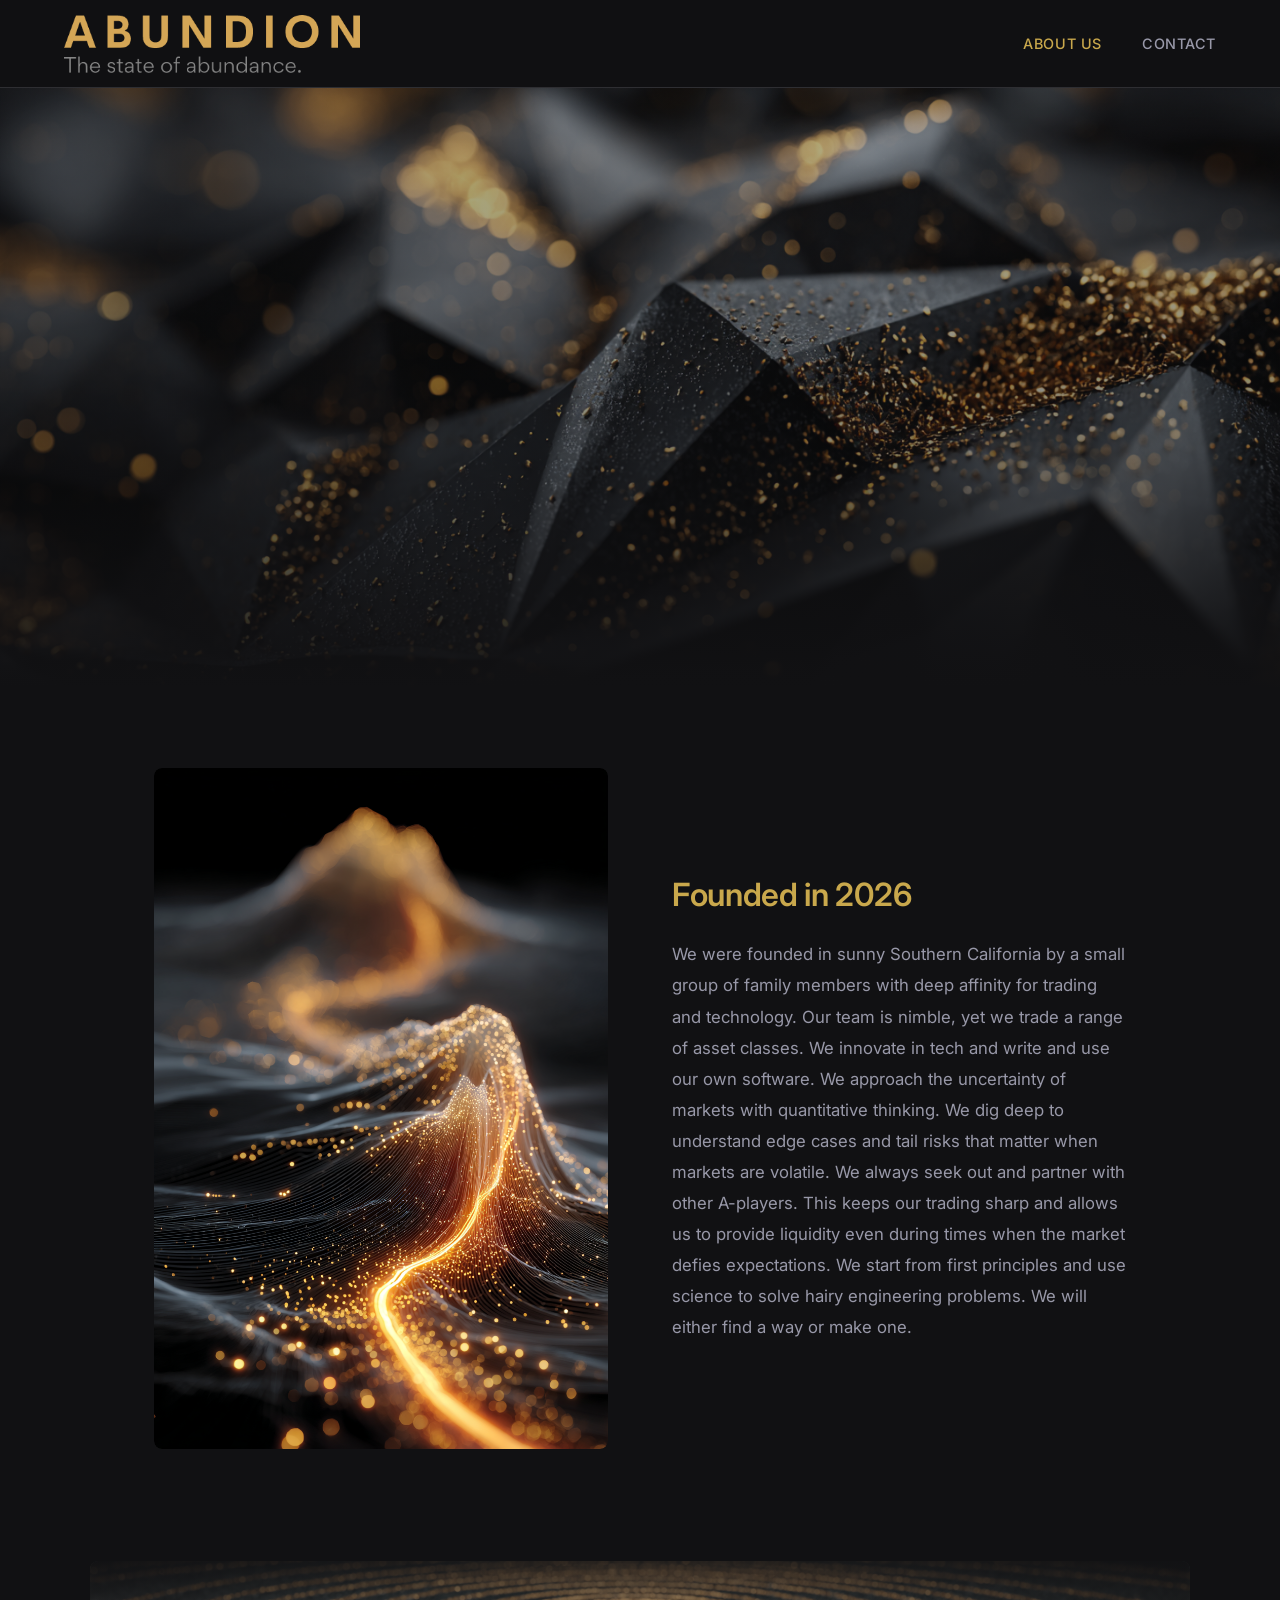
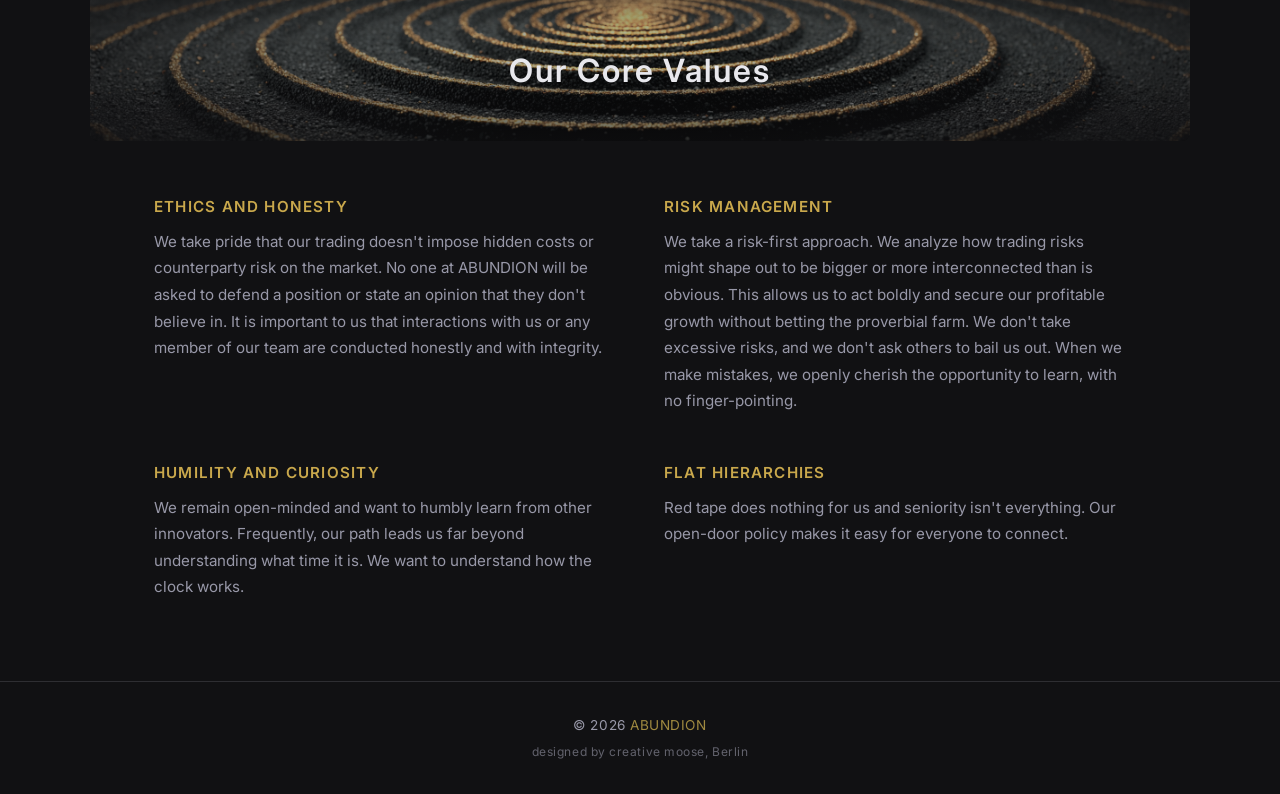
<file: index.html>
<!DOCTYPE html>
<html lang="en">
<head>
    <meta charset="UTF-8">
    <meta name="viewport" content="width=device-width, initial-scale=1.0">
    <title>ABUNDION &mdash; The state of abundance.</title>
    <link rel="preconnect" href="https://fonts.googleapis.com">
    <link rel="preconnect" href="https://fonts.gstatic.com" crossorigin>
    <link href="https://fonts.googleapis.com/css2?family=Inter:wght@300;400;500;600;700&display=swap" rel="stylesheet">
    <link rel="icon" type="image/x-icon" href="favicon.ico">
    <link rel="icon" type="image/png" sizes="32x32" href="favicon-32x32.png">
    <link rel="apple-touch-icon" sizes="180x180" href="apple-touch-icon.png">
    <link rel="stylesheet" href="css/style.css">
</head>
<body>

    <!-- Navigation -->
    <nav>
        <a href="index.html" class="nav-logo">
            <img src="Artwork/Logo_dark.png" alt="ABUNDION">
        </a>
        <button class="nav-hamburger" aria-label="Toggle menu">
            <span></span>
            <span></span>
            <span></span>
        </button>
        <ul class="nav-links">
            <li><a href="index.html" class="active">About Us</a></li>
            <li><a href="contact.html">Contact</a></li>
        </ul>
    </nav>

    <main>
        <!-- Hero -->
        <section class="hero">
            <img class="hero-bg" src="Artwork/hero-image-about-us.png" alt="">
            <div class="hero-overlay"></div>
        </section>

        <!-- Founded -->
        <section class="section">
            <div class="founded fade-in">
                <div class="founded-image">
                    <img src="Artwork/founded-in-2026-c.png" alt="Data streams visualized as golden light">
                </div>
                <div class="founded-text">
                    <h2>Founded in 2026</h2>
                    <p>
                        We were founded in sunny Southern California by a small group of family members with
                        deep affinity for trading and technology. Our team is nimble, yet we trade a range of asset
                        classes. We innovate in tech and write and use our own software. We approach the
                        uncertainty of markets with quantitative thinking. We dig deep to understand edge cases
                        and tail risks that matter when markets are volatile. We always seek out and partner with
                        other A-players. This keeps our trading sharp and allows us to provide liquidity even during
                        times when the market defies expectations. We start from first principles and use science
                        to solve hairy engineering problems. We will either find a way or make one.
                    </p>
                </div>
            </div>
        </section>

        <!-- Core Values Banner -->
        <section class="values-banner fade-in">
            <img class="values-banner-bg" src="Artwork/core-values-i.png" alt="">
            <div class="values-banner-overlay"></div>
            <h2 class="values-banner-title">Our Core Values</h2>
        </section>

        <!-- Core Values -->
        <section class="section section-values">
            <div class="values-list">
                <div class="value-item fade-in">
                    <h3>Ethics and Honesty</h3>
                    <p>
                        We take pride that our trading doesn't impose hidden costs or
                        counterparty risk on the market. No one at ABUNDION will be asked to defend a position or
                        state an opinion that they don't believe in. It is important to us that interactions with us or
                        any member of our team are conducted honestly and with integrity.
                    </p>
                </div>
                <div class="value-item fade-in">
                    <h3>Risk Management</h3>
                    <p>
                        We take a risk-first approach. We analyze how trading risks might
                        shape out to be bigger or more interconnected than is obvious. This allows us to act boldly
                        and secure our profitable growth without betting the proverbial farm. We don't take
                        excessive risks, and we don't ask others to bail us out. When we make mistakes, we openly
                        cherish the opportunity to learn, with no finger-pointing.
                    </p>
                </div>
                <div class="value-item fade-in">
                    <h3>Humility and Curiosity</h3>
                    <p>
                        We remain open-minded and want to humbly learn from
                        other innovators. Frequently, our path leads us far beyond understanding what time it is.
                        We want to understand how the clock works.
                    </p>
                </div>
                <div class="value-item fade-in">
                    <h3>Flat Hierarchies</h3>
                    <p>
                        Red tape does nothing for us and seniority isn't everything. Our
                        open-door policy makes it easy for everyone to connect.
                    </p>
                </div>
            </div>
        </section>
    </main>

    <!-- Footer -->
    <footer>
        <p>&copy; 2026 <span>ABUNDION</span></p>
        <p class="footer-credit">designed by creative moose, Berlin</p>
    </footer>

    <script src="js/main.js"></script>
</body>
</html>
</file>
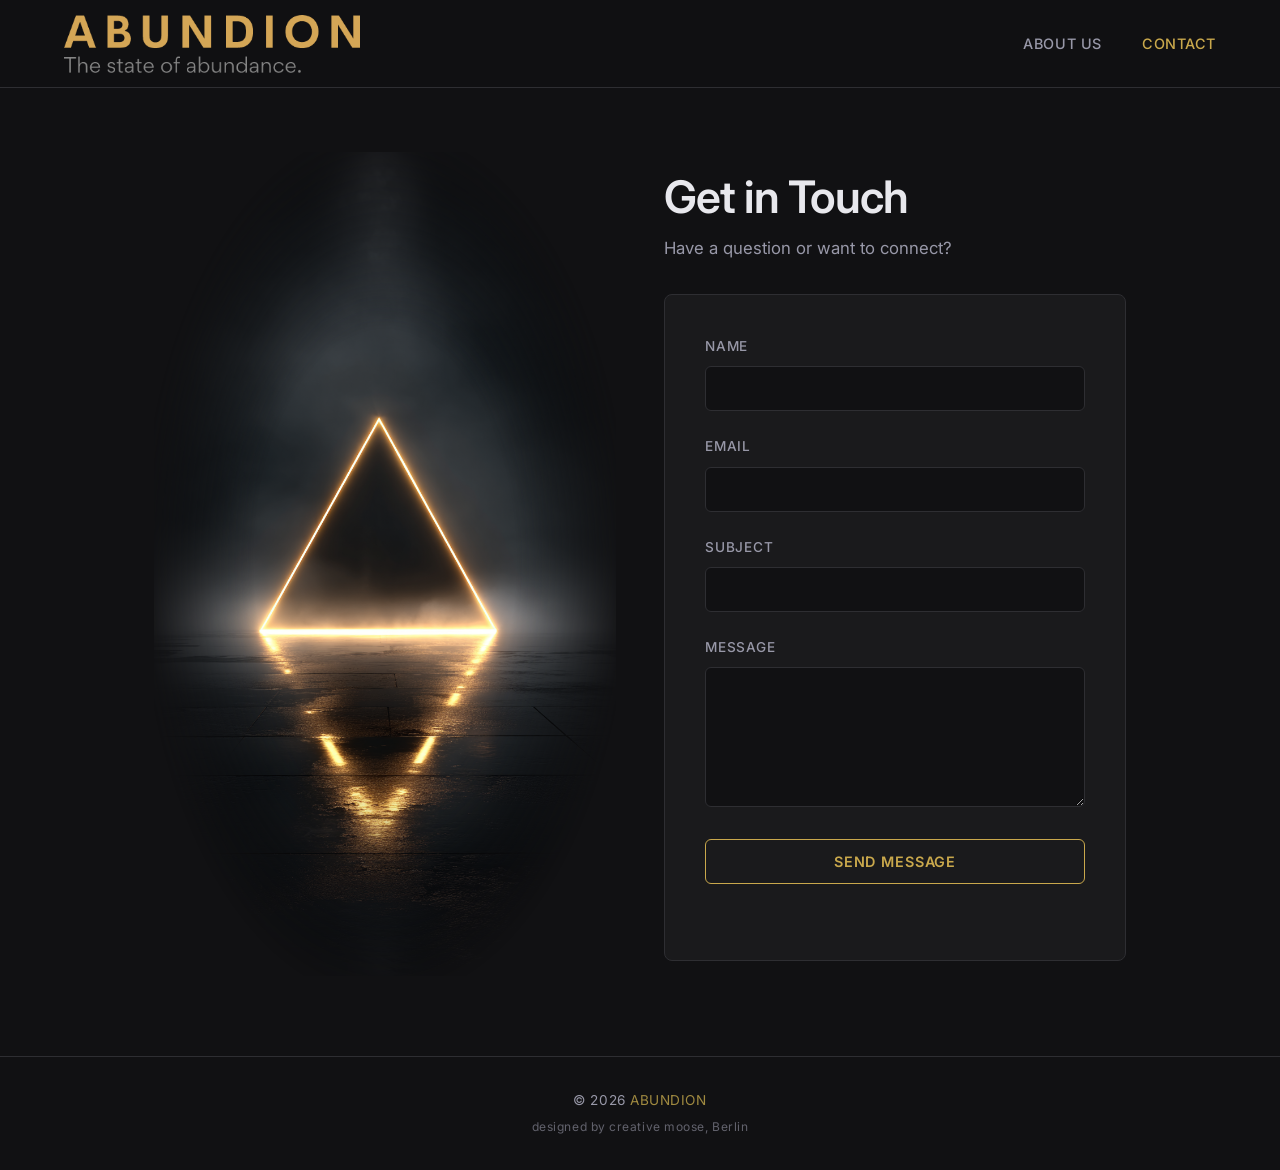
<file: contact.html>
<!DOCTYPE html>
<html lang="en">
<head>
    <meta charset="UTF-8">
    <meta name="viewport" content="width=device-width, initial-scale=1.0">
    <title>Contact &mdash; ABUNDION</title>
    <link rel="preconnect" href="https://fonts.googleapis.com">
    <link rel="preconnect" href="https://fonts.gstatic.com" crossorigin>
    <link href="https://fonts.googleapis.com/css2?family=Inter:wght@300;400;500;600;700&display=swap" rel="stylesheet">
    <link rel="icon" type="image/x-icon" href="favicon.ico">
    <link rel="icon" type="image/png" sizes="32x32" href="favicon-32x32.png">
    <link rel="apple-touch-icon" sizes="180x180" href="apple-touch-icon.png">
    <link rel="stylesheet" href="css/style.css">
</head>
<body>

    <!-- Navigation -->
    <nav>
        <a href="index.html" class="nav-logo">
            <img src="Artwork/Logo_dark.png" alt="ABUNDION">
        </a>
        <button class="nav-hamburger" aria-label="Toggle menu">
            <span></span>
            <span></span>
            <span></span>
        </button>
        <ul class="nav-links">
            <li><a href="index.html">About Us</a></li>
            <li><a href="contact.html" class="active">Contact</a></li>
        </ul>
    </nav>

    <main>
        <section class="contact-layout">
            <div class="contact-image">
                <img src="Artwork/contact.png" alt="">
            </div>
            <div class="contact-content">
                <div class="contact-header">
                    <h1>Get in Touch</h1>
                    <p>Have a question or want to connect?</p>
                </div>
                <form id="contact-form" class="contact-form" action="https://formspree.io/f/xkoqrzvw" method="POST">
                    <div class="form-group">
                        <label for="name">Name</label>
                        <input type="text" id="name" name="name" required>
                    </div>
                    <div class="form-group">
                        <label for="email">Email</label>
                        <input type="email" id="email" name="email" required>
                    </div>
                    <div class="form-group">
                        <label for="subject">Subject</label>
                        <input type="text" id="subject" name="subject" required>
                    </div>
                    <div class="form-group">
                        <label for="message">Message</label>
                        <textarea id="message" name="message" required></textarea>
                    </div>
                    <button type="submit" class="form-submit">Send Message</button>
                    <div id="form-status" class="form-status"></div>
                </form>
            </div>
        </section>
    </main>

    <!-- Footer -->
    <footer>
        <p>&copy; 2026 <span>ABUNDION</span></p>
        <p class="footer-credit">designed by creative moose, Berlin</p>
    </footer>

    <script src="js/main.js"></script>
</body>
</html>
</file>
<file: css/style.css>
/* ============================================
   ABUNDION — Website Styles
   ============================================ */

/* --- Reset & Base --- */
*, *::before, *::after {
    margin: 0;
    padding: 0;
    box-sizing: border-box;
}

:root {
    --bg-primary: #111113;
    --bg-secondary: #1a1a1c;
    --bg-card: #222224;
    --border: #2e2e32;
    --text-primary: #e8e8ed;
    --text-secondary: #9898a8;
    --gold: #c9a84c;
    --gold-light: #d9bc6a;
    --gold-dim: #a08a40;
    --nav-height: 88px;
}

html {
    scroll-behavior: smooth;
}

body {
    font-family: 'Inter', -apple-system, BlinkMacSystemFont, sans-serif;
    background-color: var(--bg-primary);
    color: var(--text-primary);
    line-height: 1.7;
    font-size: 16px;
    -webkit-font-smoothing: antialiased;
}

img {
    max-width: 100%;
    height: auto;
    display: block;
}

a {
    color: var(--gold);
    text-decoration: none;
    transition: color 0.2s ease;
}

a:hover {
    color: var(--gold-light);
}

/* --- Typography --- */
h1, h2, h3 {
    font-weight: 600;
    line-height: 1.3;
}

h1 {
    font-size: 2.8rem;
    letter-spacing: -0.02em;
}

h2 {
    font-size: 2rem;
    letter-spacing: -0.01em;
}

h3 {
    font-size: 1.15rem;
    text-transform: uppercase;
    letter-spacing: 0.08em;
    color: var(--gold);
}

/* --- Navigation --- */
nav {
    position: fixed;
    top: 0;
    left: 0;
    right: 0;
    height: var(--nav-height);
    background: rgba(17, 17, 19, 0.92);
    backdrop-filter: blur(12px);
    -webkit-backdrop-filter: blur(12px);
    border-bottom: 1px solid var(--border);
    z-index: 1000;
    display: flex;
    align-items: center;
    justify-content: space-between;
    padding: 0 clamp(1.5rem, 5vw, 4rem);
}

.nav-logo {
    display: flex;
    align-items: center;
}

.nav-logo img {
    height: 58px;
    width: auto;
}

.nav-links {
    display: flex;
    align-items: center;
    gap: 2.5rem;
    list-style: none;
}

.nav-links a {
    color: var(--text-secondary);
    font-size: 0.9rem;
    font-weight: 500;
    letter-spacing: 0.04em;
    text-transform: uppercase;
    transition: color 0.2s ease;
}

.nav-links a:hover,
.nav-links a.active {
    color: var(--gold);
}

.nav-hamburger {
    display: none;
    flex-direction: column;
    gap: 5px;
    cursor: pointer;
    padding: 4px;
    background: none;
    border: none;
}

.nav-hamburger span {
    display: block;
    width: 24px;
    height: 2px;
    background: var(--text-primary);
    border-radius: 2px;
    transition: transform 0.3s ease, opacity 0.3s ease;
}

.nav-hamburger.open span:nth-child(1) {
    transform: translateY(7px) rotate(45deg);
}

.nav-hamburger.open span:nth-child(2) {
    opacity: 0;
}

.nav-hamburger.open span:nth-child(3) {
    transform: translateY(-7px) rotate(-45deg);
}

/* --- Hero Section --- */
.hero {
    position: relative;
    width: 100%;
    height: 70vh;
    min-height: 400px;
    max-height: 600px;
    margin-top: var(--nav-height);
    overflow: hidden;
    display: flex;
    align-items: center;
    justify-content: center;
}

.hero-bg {
    position: absolute;
    inset: 0;
    width: 100%;
    height: 100%;
    object-fit: cover;
}

.hero-overlay {
    position: absolute;
    inset: 0;
    background: linear-gradient(
        to bottom,
        rgba(17, 17, 19, 0.3) 0%,
        rgba(17, 17, 19, 0.5) 60%,
        rgba(17, 17, 19, 1) 100%
    );
}

.hero-content {
    position: relative;
    z-index: 1;
    text-align: center;
    padding: 0 2rem;
}

.hero-content h1 {
    font-size: clamp(2.2rem, 5vw, 3.5rem);
    margin-bottom: 0.5rem;
}

.hero-content p {
    font-size: 1.2rem;
    color: var(--text-secondary);
    font-weight: 300;
    letter-spacing: 0.06em;
}

/* --- Content Sections --- */
.section {
    padding: 5rem clamp(1.5rem, 5vw, 4rem);
    max-width: 1100px;
    margin: 0 auto;
}

/* --- Founded Section --- */
.founded {
    display: grid;
    grid-template-columns: 1fr 1fr;
    gap: 4rem;
    align-items: center;
}

.founded-image {
    border-radius: 8px;
    overflow: hidden;
}

.founded-image img {
    width: 100%;
    height: 100%;
    object-fit: cover;
    border-radius: 8px;
}

.founded-text h2 {
    margin-bottom: 1.5rem;
    color: var(--gold);
}

.founded-text p {
    color: var(--text-secondary);
    font-size: 1.05rem;
    line-height: 1.85;
}

/* --- Image Divider --- */
.image-divider {
    width: 100%;
    max-width: 1100px;
    margin: 2rem auto;
    padding: 0 clamp(1.5rem, 5vw, 4rem);
}

.image-divider img {
    width: 100%;
    border-radius: 8px;
    max-height: 360px;
    object-fit: cover;
}

/* --- Core Values Banner --- */
.values-banner {
    position: relative;
    max-width: 1100px;
    margin: 2rem auto 0;
    padding: 0 clamp(1.5rem, 5vw, 4rem);
    height: 180px;
    overflow: hidden;
    display: flex;
    align-items: center;
    justify-content: center;
    border-radius: 8px;
}

.values-banner-bg {
    position: absolute;
    inset: 0;
    width: 100%;
    height: 100%;
    object-fit: cover;
    border-radius: 8px;
}

.values-banner-overlay {
    position: absolute;
    inset: 0;
    background: radial-gradient(
        ellipse at center,
        rgba(17, 17, 19, 0.25) 0%,
        rgba(17, 17, 19, 0.55) 55%,
        rgba(17, 17, 19, 0.95) 100%
    );
}

.values-banner-title {
    position: relative;
    z-index: 1;
    font-size: 2rem;
    letter-spacing: 0.06em;
    color: var(--text-primary);
    margin-top: 2.5rem;
}

/* --- Values List (no boxes) --- */
.section-values {
    padding-top: 2rem;
}

.values-list {
    display: grid;
    grid-template-columns: 1fr 1fr;
    gap: 3rem;
    margin-top: 1.5rem;
}

.value-item h3 {
    margin-bottom: 0.75rem;
    font-size: 0.95rem;
}

.value-item p {
    color: var(--text-secondary);
    font-size: 0.95rem;
    line-height: 1.75;
}

/* --- Core Values Section (boxed) --- */
.values-grid {
    display: grid;
    grid-template-columns: 1fr 1fr;
    gap: 2.5rem;
    margin-top: 3rem;
}

.value-card {
    background: var(--bg-secondary);
    border: 1px solid var(--border);
    border-radius: 8px;
    padding: 2rem;
    transition: border-color 0.3s ease, transform 0.3s ease;
}

.value-card:hover {
    border-color: var(--gold-dim);
    transform: translateY(-2px);
}

.value-card h3 {
    margin-bottom: 0.75rem;
    font-size: 0.95rem;
}

.value-card p {
    color: var(--text-secondary);
    font-size: 0.95rem;
    line-height: 1.75;
}

/* --- Contact Page --- */
.contact-layout {
    margin-top: var(--nav-height);
    display: grid;
    grid-template-columns: 1fr 1fr;
    max-width: 1100px;
    margin-left: auto;
    margin-right: auto;
    padding: 4rem clamp(1.5rem, 5vw, 4rem) 5rem;
    gap: 3rem;
    align-items: center;
    min-height: calc(100vh - var(--nav-height) - 80px);
}

.contact-image {
    position: relative;
}

.contact-image img {
    width: 100%;
    border-radius: 8px;
    mask-image: radial-gradient(ellipse at center, rgba(0,0,0,1) 40%, rgba(0,0,0,0) 75%);
    -webkit-mask-image: radial-gradient(ellipse at center, rgba(0,0,0,1) 40%, rgba(0,0,0,0) 75%);
}

.contact-content {
    max-width: 500px;
}

.contact-header {
    margin-bottom: 2rem;
}

.contact-header h1 {
    font-size: clamp(2rem, 4vw, 2.8rem);
    margin-bottom: 0.5rem;
}

.contact-header p {
    color: var(--text-secondary);
    font-size: 1.05rem;
}

.contact-form {
    background: var(--bg-secondary);
    border: 1px solid var(--border);
    border-radius: 8px;
    padding: 2.5rem;
}

.form-group {
    margin-bottom: 1.5rem;
}

.form-group label {
    display: block;
    font-size: 0.85rem;
    font-weight: 500;
    text-transform: uppercase;
    letter-spacing: 0.06em;
    color: var(--text-secondary);
    margin-bottom: 0.5rem;
}

.form-group input,
.form-group textarea {
    width: 100%;
    padding: 0.75rem 1rem;
    background: var(--bg-primary);
    border: 1px solid var(--border);
    border-radius: 6px;
    color: var(--text-primary);
    font-family: inherit;
    font-size: 0.95rem;
    transition: border-color 0.2s ease;
    outline: none;
}

.form-group input:focus,
.form-group textarea:focus {
    border-color: var(--gold);
}

.form-group textarea {
    resize: vertical;
    min-height: 140px;
}

.form-submit {
    display: inline-block;
    padding: 0.8rem 2.5rem;
    background: transparent;
    color: var(--gold);
    font-family: inherit;
    font-size: 0.9rem;
    font-weight: 600;
    text-transform: uppercase;
    letter-spacing: 0.06em;
    border: 1px solid var(--gold);
    border-radius: 6px;
    cursor: pointer;
    transition: background 0.2s ease, color 0.2s ease, transform 0.1s ease;
    width: 100%;
}

.form-submit:hover {
    background: var(--gold);
    color: var(--bg-primary);
}

.form-submit:active {
    transform: scale(0.98);
}

.form-status {
    text-align: center;
    margin-top: 1rem;
    font-size: 0.9rem;
    min-height: 1.4em;
}

.form-status.success {
    color: #6fcf97;
}

.form-status.error {
    color: #eb5757;
}

/* --- Footer --- */
footer {
    border-top: 1px solid var(--border);
    padding: 2rem clamp(1.5rem, 5vw, 4rem);
    text-align: center;
    color: var(--text-secondary);
    font-size: 0.85rem;
    letter-spacing: 0.04em;
}

footer span {
    color: var(--gold-dim);
}

.footer-credit {
    margin-top: 0.3rem;
    font-size: 0.75rem;
    color: var(--text-secondary);
    opacity: 0.6;
}

/* --- Fade-in Animation --- */
.fade-in {
    opacity: 0;
    transform: translateY(24px);
    transition: opacity 0.7s ease, transform 0.7s ease;
}

.fade-in.visible {
    opacity: 1;
    transform: translateY(0);
}

/* --- Responsive --- */
@media (max-width: 768px) {
    .nav-links {
        position: fixed;
        top: var(--nav-height);
        left: 0;
        right: 0;
        background: rgba(17, 17, 19, 0.97);
        backdrop-filter: blur(12px);
        -webkit-backdrop-filter: blur(12px);
        flex-direction: column;
        padding: 2rem 0;
        gap: 1.5rem;
        border-bottom: 1px solid var(--border);
        transform: translateY(-100%);
        opacity: 0;
        pointer-events: none;
        transition: transform 0.3s ease, opacity 0.3s ease;
    }

    .nav-links.open {
        transform: translateY(0);
        opacity: 1;
        pointer-events: all;
    }

    .nav-hamburger {
        display: flex;
    }

    .hero {
        height: 50vh;
        min-height: 300px;
    }

    h1 {
        font-size: 2rem;
    }

    .founded {
        grid-template-columns: 1fr;
        gap: 2rem;
    }

    .values-grid {
        grid-template-columns: 1fr;
    }

    .contact-layout {
        grid-template-columns: 1fr;
    }

    .contact-image {
        max-width: 300px;
        margin: 0 auto;
    }

    .contact-form {
        padding: 1.5rem;
    }
}
</file>
